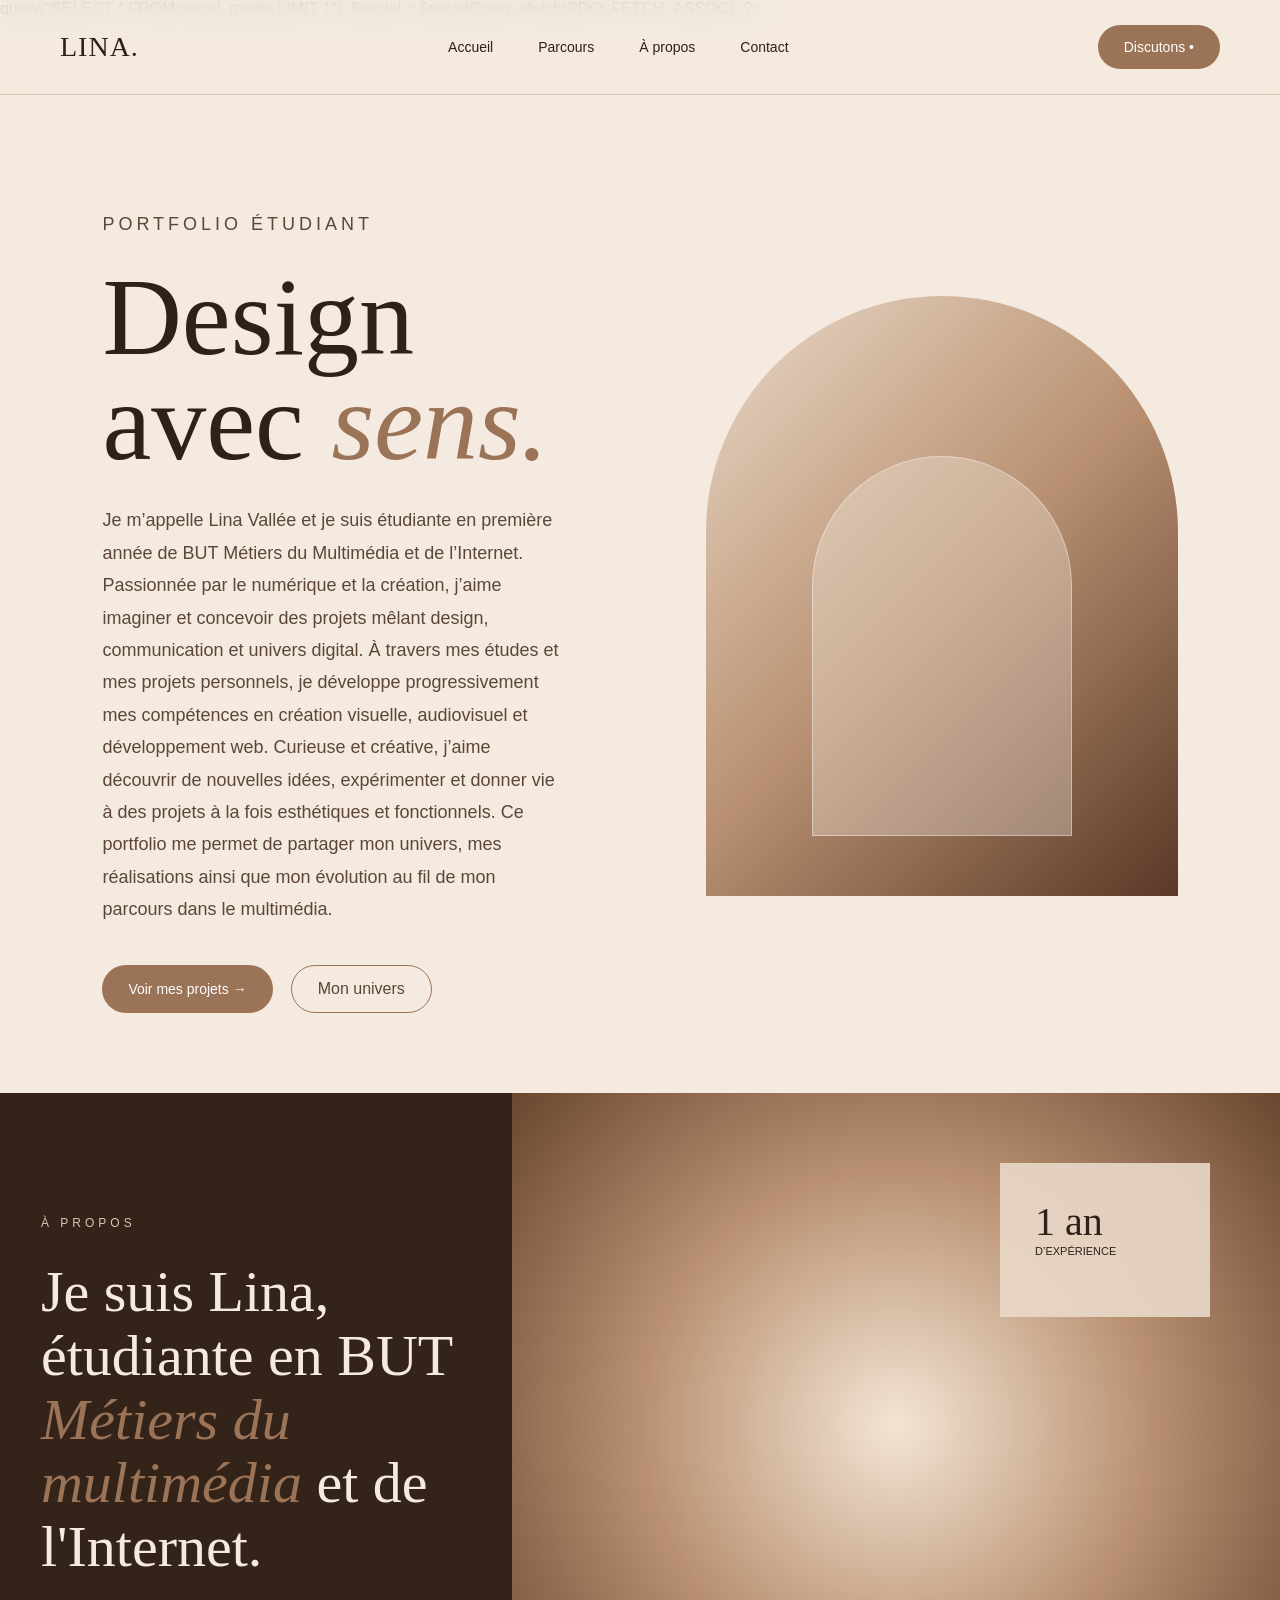
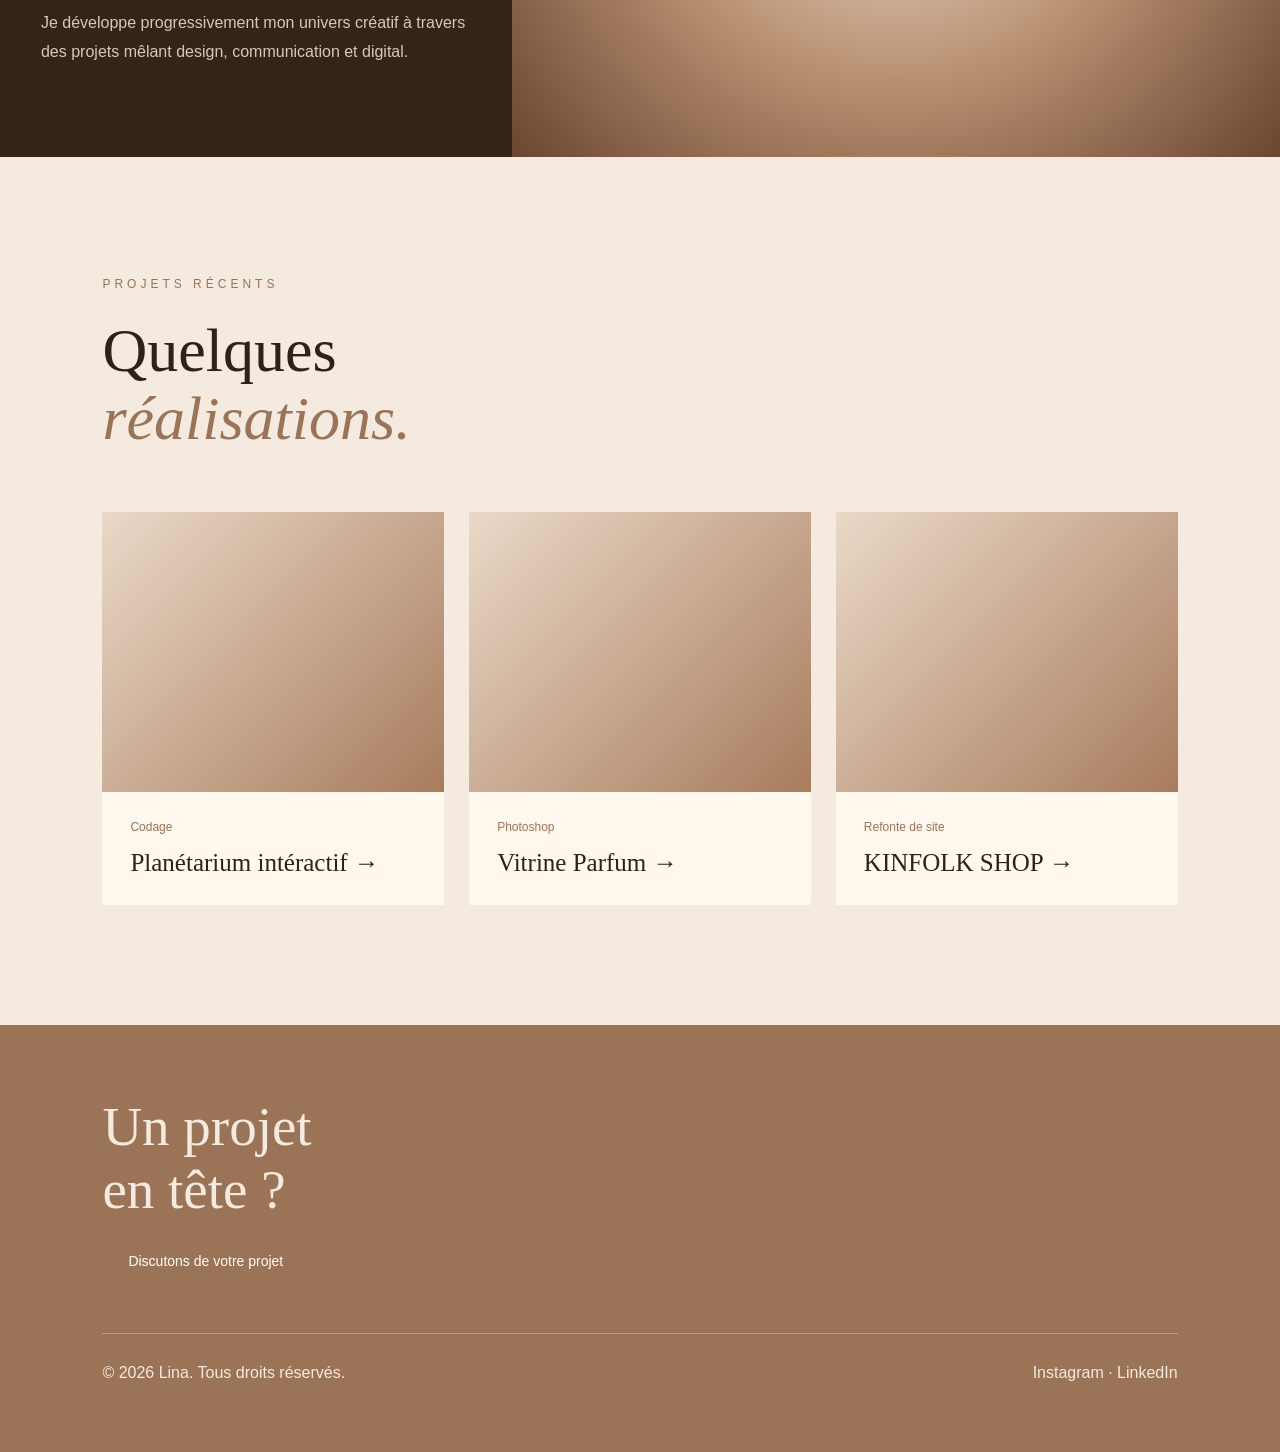
<file: index.html>
<?php
$pdo = new PDO("mysql:host=localhost;dbname=monportfolio;charset=utf8", "root", "");

$socialQuery = $pdo->query("SELECT * FROM social_media LIMIT 1");
$social = $socialQuery->fetch(PDO::FETCH_ASSOC);
?>
<!DOCTYPE html>
<html lang="fr">
<head>
  <meta charset="UTF-8" />
  <meta name="viewport" content="width=device-width, initial-scale=1.0" />
  <title>Portfolio - Accueil</title>
  <link rel="stylesheet" href="style.css" />
</head>
<body>

<header class="navbar">
  <a href="index.html" class="logo">LINA.</a>
  <nav class="nav-links">
    <a href="index.html">Accueil</a>
    <a href="parcours.html">Parcours</a>
    <a href="apropos.html">À propos</a>
    <a href="contact.html">Contact</a>
  </nav>
  <a href="contact.html" class="btn">Discutons •</a>
</header>

<section class="hero">
  <div class="fade">
    <p class="small-title">Portfolio Étudiant</p>
    <h1>Design <br> avec <span class="italic">sens.</span></h1>
    <p>
     Je m’appelle Lina Vallée et je suis étudiante en première année de BUT Métiers du Multimédia et de l’Internet. Passionnée par le numérique et la création, j’aime imaginer et concevoir des projets mêlant design, communication et univers digital.
     À travers mes études et mes projets personnels, je développe progressivement mes compétences en création visuelle, audiovisuel et développement web. Curieuse et créative, j’aime découvrir de nouvelles idées, expérimenter et donner vie à des projets à la fois esthétiques et fonctionnels.
     Ce portfolio me permet de partager mon univers, mes réalisations ainsi que mon évolution au fil de mon parcours dans le multimédia.
    </p>
    <div class="hero-buttons">
      <a href="parcours.html" class="btn">Voir mes projets →</a>
      <a href="apropos.html" class="btn-outline">Mon univers</a>
    </div>
  </div>

  <div class="hero-image">
    <div class="hero-shape"></div>
  </div>
</section>

<section class="about-home">
  <div class="about-text">
    <p class="small-title">À propos</p>
    <h2>Je suis Lina,<br> étudiante en BUT <span class="italic">Métiers du multimédia</span> et de l'Internet.</h2>
    <p>
      Je développe progressivement mon univers créatif à travers des projets mêlant design, communication et digital.
    </p>
  </div>

  <div class="about-visual">
    <div class="stats">
      <h3>1 an</h3>
      <p>d’expérience</p>
     </div>
  </div>
</section>

<section class="section">
  <div class="section-header">
    <div>
      <p class="small-title">Projets récents</p>
      <h2>Quelques <span class="italic">réalisations.</span></h2>
    </div>
  </div>

  <div class="projects-grid">
    <a href="projet1.html" class="project-card">
      <div class="project-img"></div>
      <div class="project-content">
        <span>Codage</span>
        <h3>Planétarium intéractif →</h3>
      </div>
    </a>

    <a href="projet2.html" class="project-card">
      <div class="project-img"></div>
      <div class="project-content">
        <span>Photoshop</span>
        <h3>Vitrine Parfum →</h3>
      </div>
    </a>

    <a href="projet3.html" class="project-card">
      <div class="project-img"></div>
      <div class="project-content">
        <span>Refonte de site</span>
        <h3>KINFOLK SHOP →</h3>
      </div>
    </a>
  </div>
</section>

<footer class="footer">
  <h2>Un projet <br> en tête ?</h2>
  <br>
  <a href="contact.html" class="btn">Discutons de votre projet</a>

  <div class="footer-bottom">
    <p>© 2026 Lina. Tous droits réservés.</p>
    <p>Instagram · LinkedIn </p>
  </div>
</footer>

<script src="script.js"></script>
</body>
</html>
</file>
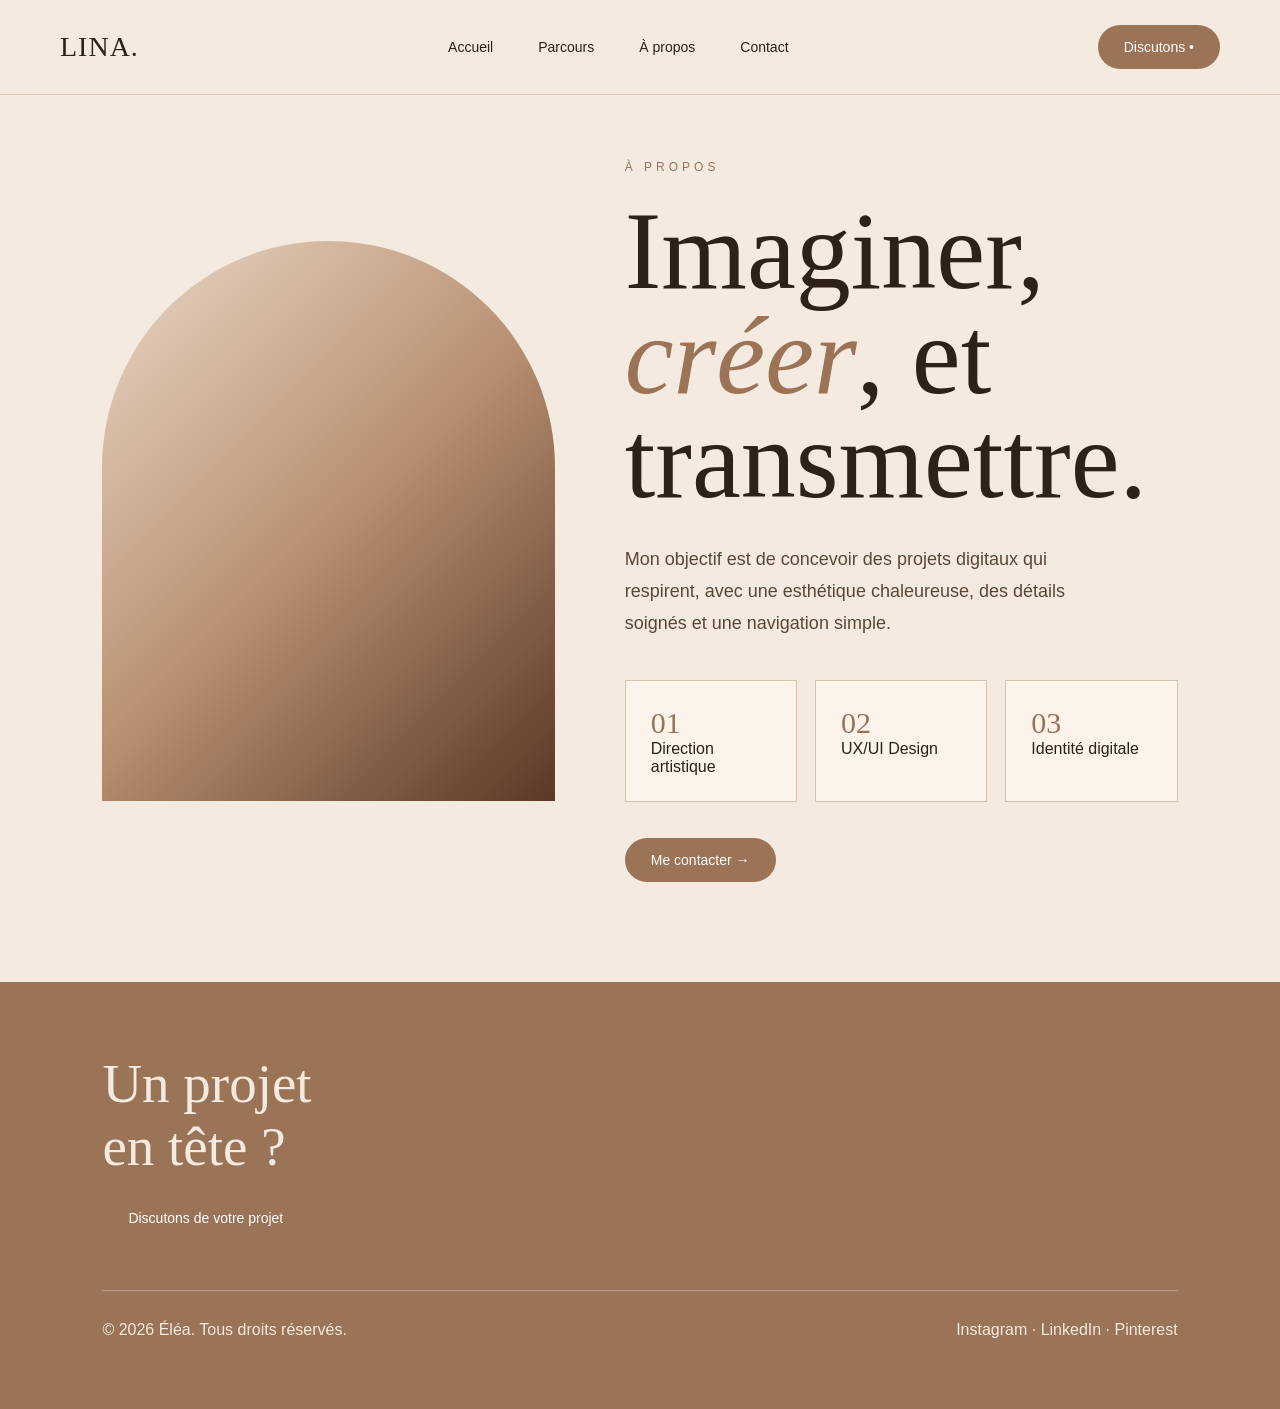
<file: apropos.html>
<!DOCTYPE html>
<html lang="fr">
<head>
  <meta charset="UTF-8">
  <meta name="viewport" content="width=device-width, initial-scale=1.0">
  <title>À propos</title>
  <link rel="stylesheet" href="style.css">
</head>
<body>

<header class="navbar">
  <a href="index.html" class="logo">LINA.</a>

  <nav class="nav-links">
    <a href="index.html">Accueil</a>
    <a href="parcours.html">Parcours</a>
    <a href="apropos.html">À propos</a>
    <a href="contact.html">Contact</a>
  </nav>

  <a href="contact.html" class="btn">Discutons •</a>
</header>

<section class="about-page">

  <div class="about-img fade"></div>

  <div class="fade">

    <p class="small-title">À propos</p>

    <h1 class="page-title">
      Imaginer,
      <span class="italic">créer</span>,
      et transmettre.
    </h1>

    <p class="page-intro">
      Mon objectif est de concevoir des projets digitaux qui respirent,
      avec une esthétique chaleureuse, des détails soignés
      et une navigation simple.
    </p>

    <div class="info-grid">

      <div class="info-card">
        <h3>01</h3>
        <p>Direction artistique</p>
      </div>

      <div class="info-card">
        <h3>02</h3>
        <p>UX/UI Design</p>
      </div>

      <div class="info-card">
        <h3>03</h3>
        <p>Identité digitale</p>
      </div>

    </div>

    <br><br>

    <a href="contact.html" class="btn">
      Me contacter →
    </a>

  </div>

</section>

<footer class="footer">

  <h2>Un projet <br> en tête ?</h2>

  <br>

  <a href="contact.html" class="btn">
    Discutons de votre projet
  </a>

  <div class="footer-bottom">
    <p>© 2026 Éléa. Tous droits réservés.</p>
    <p>Instagram · LinkedIn · Pinterest</p>
  </div>

</footer>

<script src="script.js"></script>
</body>
</html>
</file>
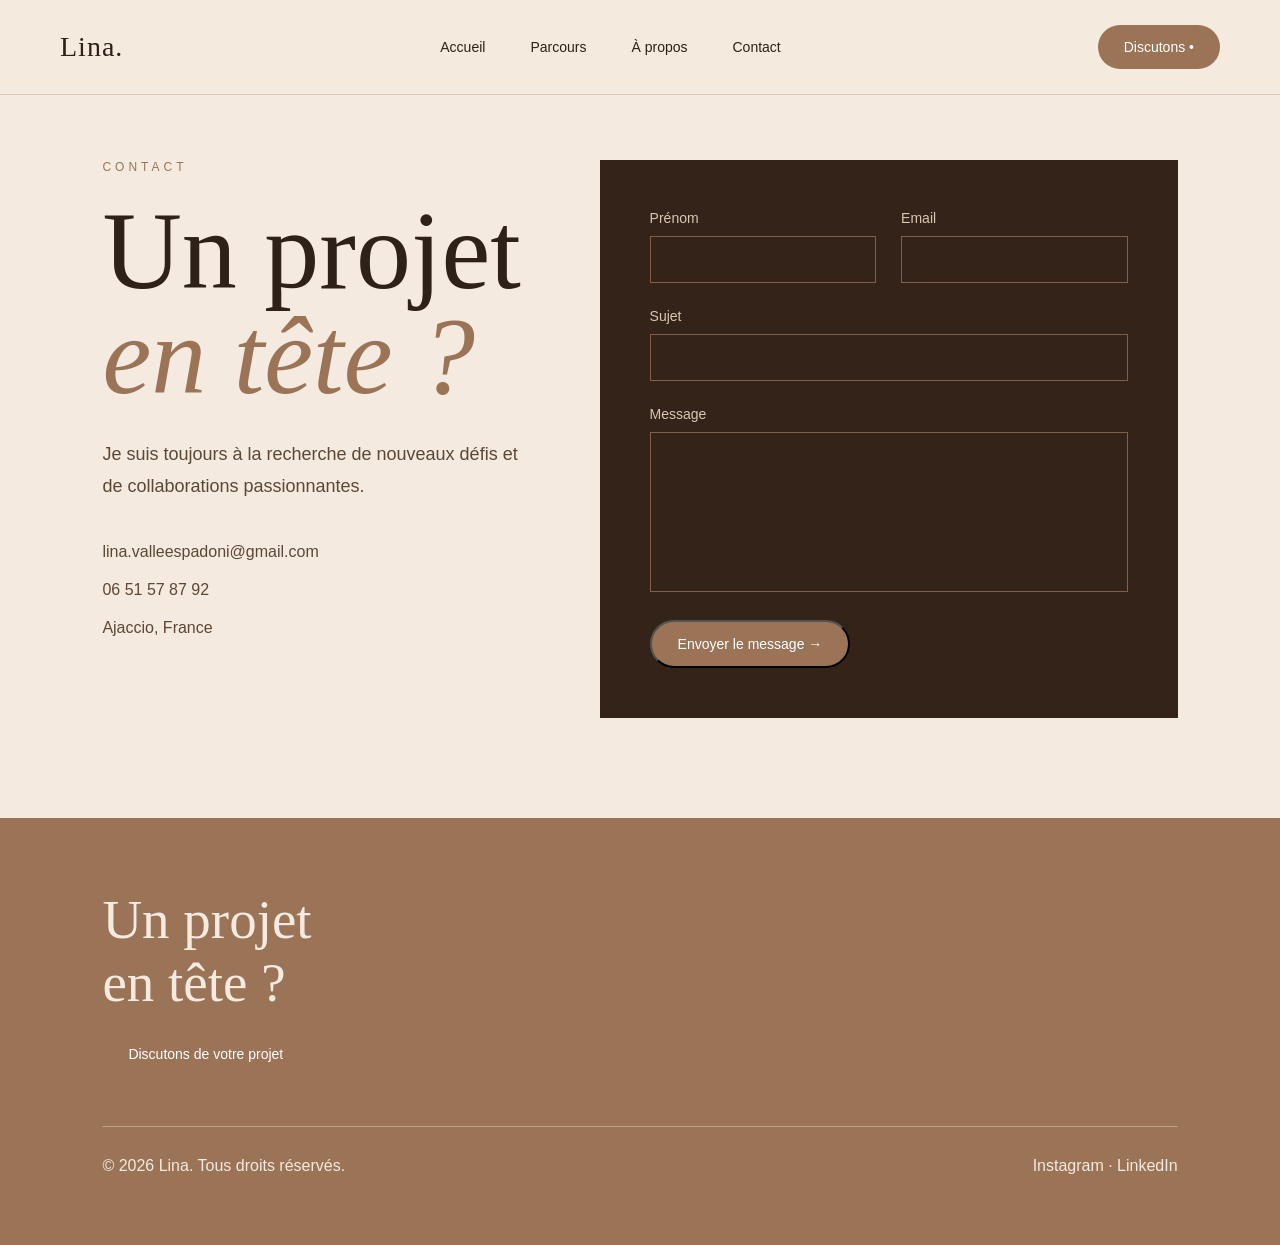
<file: contact.html>
<!DOCTYPE html>
<html lang="fr">
<head>
  <meta charset="UTF-8">
  <meta name="viewport" content="width=device-width, initial-scale=1.0">
  <title>Contact</title>
  <link rel="stylesheet" href="style.css">
</head>
<body>

<header class="navbar">
  <a href="index.html" class="logo">Lina.</a>

  <nav class="nav-links">
    <a href="index.html">Accueil</a>
    <a href="parcours.html">Parcours</a>
    <a href="apropos.html">À propos</a>
    <a href="contact.html">Contact</a>
  </nav>

  <a href="contact.html" class="btn">Discutons •</a>
</header>

<section class="contact-page">

  <div class="fade">

    <p class="small-title">Contact</p>

    <h1 class="page-title">
      Un projet
      <span class="italic">en tête ?</span>
    </h1>

    <p class="page-intro">
      Je suis toujours à la recherche
      de nouveaux défis et de collaborations
      passionnantes.
    </p>

    <div class="contact-details">
      <p>lina.valleespadoni@gmail.com</p>
      <p>06 51 57 87 92</p>
      <p>Ajaccio, France</p>
    </div>

  </div>

  <form class="contact-form fade">

    <div class="form-row">

      <label>
        Prénom
        <input type="text">
      </label>

      <label>
        Email
        <input type="email">
      </label>

    </div>

    <label>
      Sujet
      <input type="text">
    </label>

    <label>
      Message
      <textarea></textarea>
    </label>

    <button class="btn">
      Envoyer le message →
    </button>

  </form>

</section>

<footer class="footer">

  <h2>Un projet <br> en tête ?</h2>

  <br>

  <a href="contact.html" class="btn">
    Discutons de votre projet
  </a>

  <div class="footer-bottom">
    <p>© 2026 Lina. Tous droits réservés.</p>
    <p>Instagram · LinkedIn </p>
  </div>

</footer>

<script src="script.js"></script>
</body>
</html>
</file>
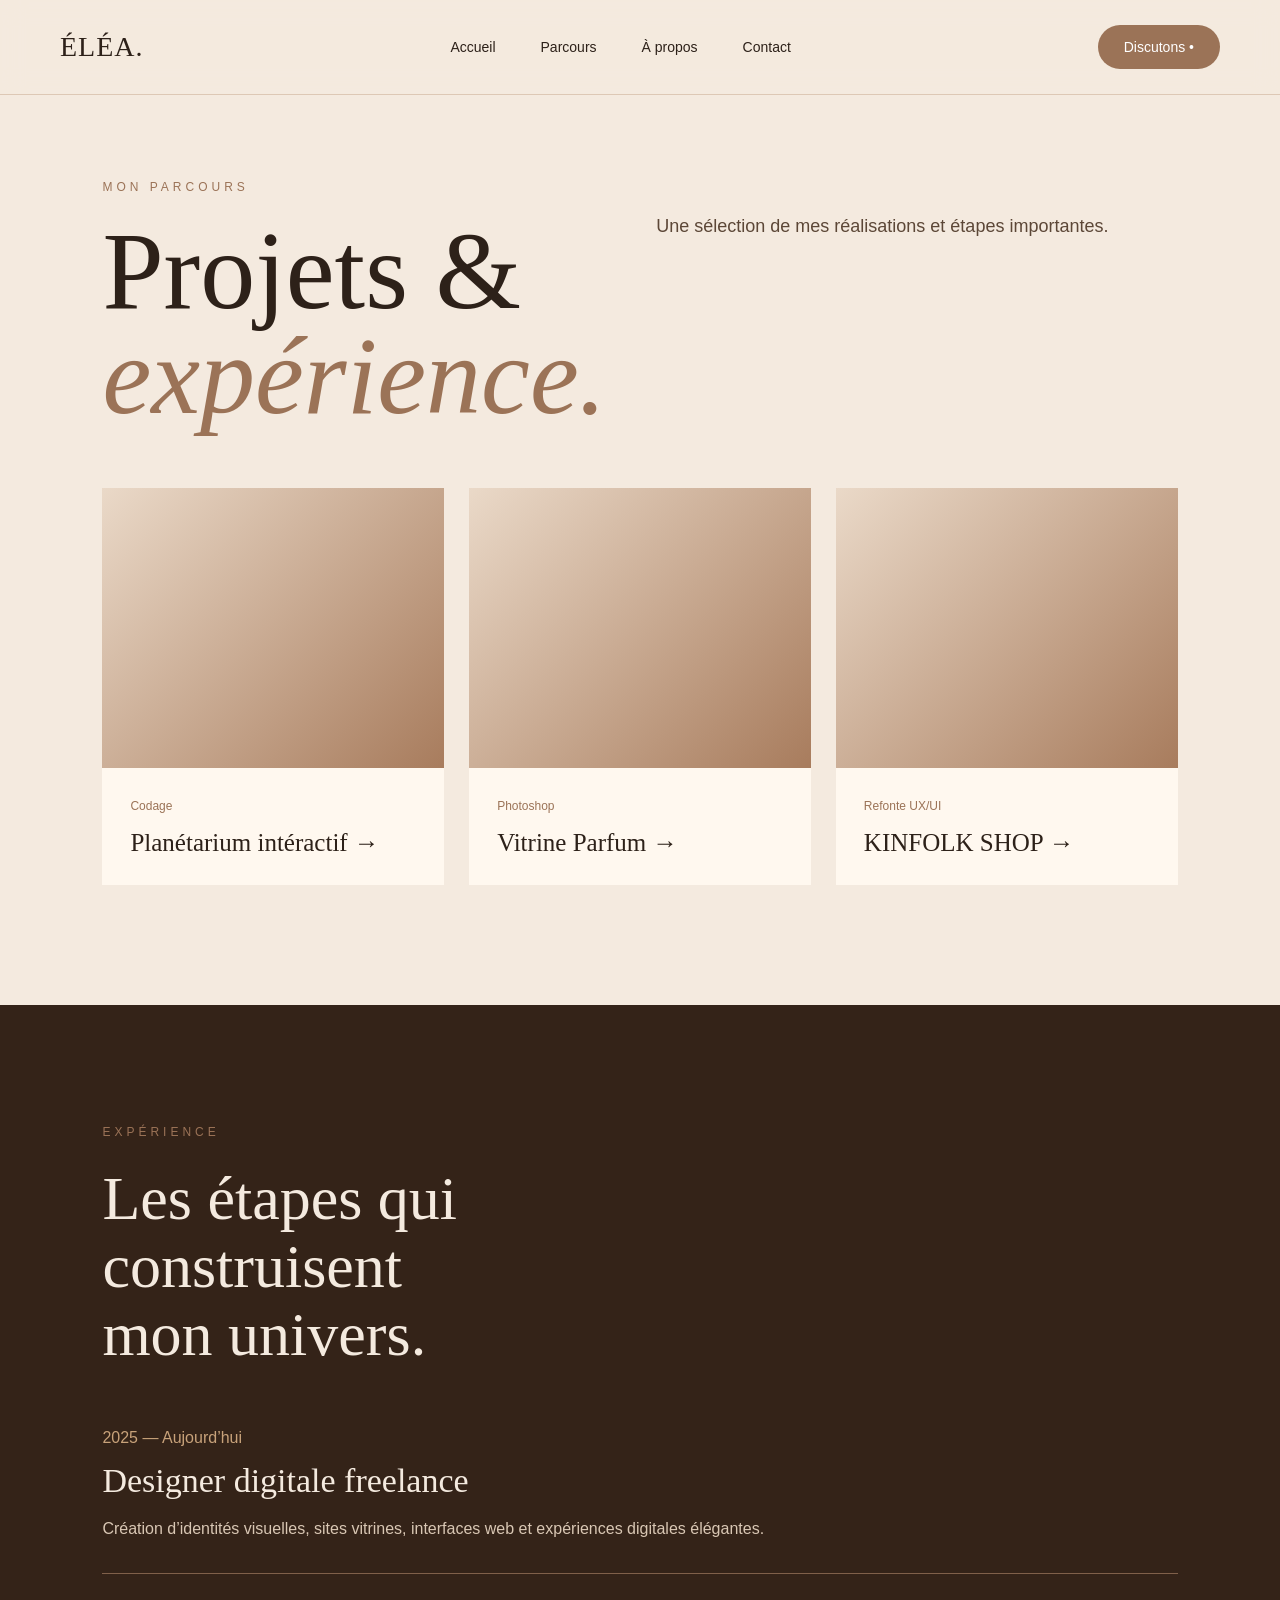
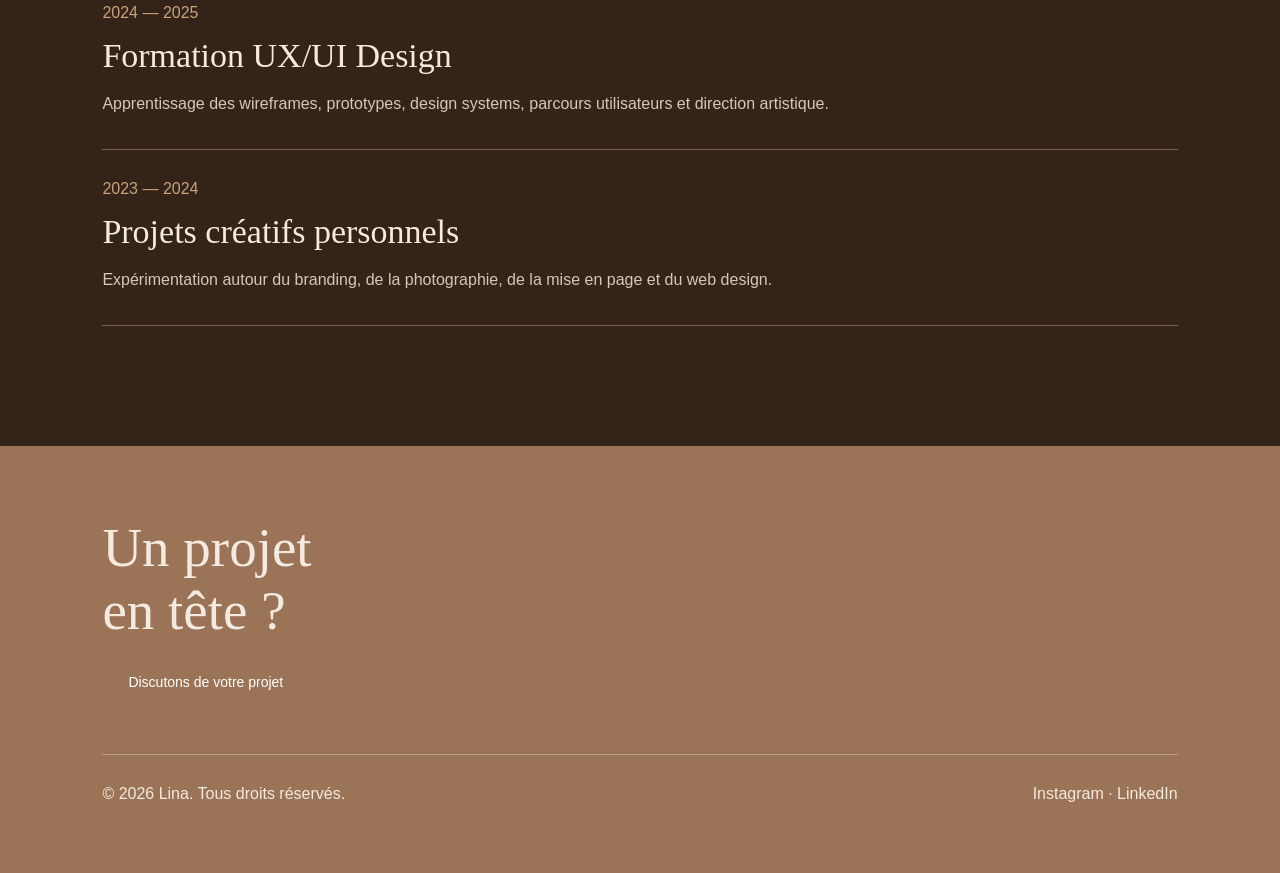
<file: parcours.html>
<!DOCTYPE html>
<html lang="fr">
<head>
  <meta charset="UTF-8">
  <meta name="viewport" content="width=device-width, initial-scale=1.0">
  <title>Parcours</title>
  <link rel="stylesheet" href="style.css">
</head>
<body>

<header class="navbar">
  <a href="index.html" class="logo">ÉLÉA.</a>

  <nav class="nav-links">
    <a href="index.html">Accueil</a>
    <a href="parcours.html">Parcours</a>
    <a href="apropos.html">À propos</a>
    <a href="contact.html">Contact</a>
  </nav>

  <a href="contact.html" class="btn">Discutons •</a>
</header>

<section class="section" style="padding-top: 180px;">

  <div class="section-header fade">
    <div>
      <p class="small-title">Mon parcours</p>
      <h1 class="page-title">
        Projets & <span class="italic">expérience.</span>
      </h1>
    </div>

    <div>
      <p class="page-intro">
        Une sélection de mes réalisations et étapes importantes.
      </p>
    </div>
  </div>

  <div class="projects-grid">

    <a href="projet1.html" class="project-card fade">
      <div class="project-img"></div>

      <div class="project-content">
        <span>Codage</span>
        <h3>Planétarium intéractif →</h3>
      </div>
    </a>

    <a href="projet2.html" class="project-card fade">
      <div class="project-img"></div>

      <div class="project-content">
        <span>Photoshop</span>
        <h3>Vitrine Parfum →</h3>
      </div>
    </a>

    <a href="projet3.html" class="project-card fade">
      <div class="project-img"></div>

      <div class="project-content">
        <span>Refonte UX/UI</span>
        <h3>KINFOLK SHOP →</h3>
      </div>
    </a>

  </div>

</section>

<section class="section dark-section">

  <div class="section-header">
    <div>
      <p class="small-title">Expérience</p>

      <h2>
        Les étapes qui construisent mon univers.
      </h2>
    </div>
  </div>

  <div class="timeline">

    <div class="timeline-item fade">
      <span>2025 — Aujourd’hui</span>

      <h3>Designer digitale freelance</h3>

      <p>
        Création d’identités visuelles, sites vitrines,
        interfaces web et expériences digitales élégantes.
      </p>
    </div>

    <div class="timeline-item fade">
      <span>2024 — 2025</span>

      <h3>Formation UX/UI Design</h3>

      <p>
        Apprentissage des wireframes, prototypes,
        design systems, parcours utilisateurs et
        direction artistique.
      </p>
    </div>

    <div class="timeline-item fade">
      <span>2023 — 2024</span>

      <h3>Projets créatifs personnels</h3>

      <p>
        Expérimentation autour du branding,
        de la photographie, de la mise en page
        et du web design.
      </p>
    </div>

  </div>

</section>

<footer class="footer">

  <h2>Un projet <br> en tête ?</h2>

  <br>

  <a href="contact.html" class="btn">
    Discutons de votre projet
  </a>

  <div class="footer-bottom">
    <p>© 2026 Lina. Tous droits réservés.</p>
    <p>Instagram · LinkedIn </p>
  </div>

</footer>

<script src="script.js"></script>
</body>
</html>
</file>
<file: style.css>
* {
  margin: 0;
  padding: 0;
  box-sizing: border-box;
}

body {
  font-family: Arial, sans-serif;
  background: #f4eadf;
  color: #2d2119;
}

a {
  text-decoration: none;
  color: inherit;
}

.navbar {
  position: fixed;
  top: 0;
  width: 100%;
  padding: 25px 60px;
  background: rgba(244, 234, 223, 0.85);
  backdrop-filter: blur(12px);
  display: flex;
  justify-content: space-between;
  align-items: center;
  z-index: 1000;
  border-bottom: 1px solid #ddc8b5;
}

.logo {
  font-family: Georgia, serif;
  font-size: 28px;
  letter-spacing: 1px;
}

.nav-links {
  display: flex;
  gap: 45px;
  font-size: 14px;
}

.nav-links a:hover {
  color: #9b7357;
}

.btn {
  display: inline-flex;
  align-items: center;
  gap: 10px;
  background: #9b7357;
  color: white;
  padding: 14px 26px;
  border-radius: 40px;
  font-size: 14px;
  transition: 0.3s;
}

.btn:hover {
  background: #7c553d;
  transform: translateY(-3px);
}

.hero {
  min-height: 100vh;
  padding: 160px 8% 80px;
  display: grid;
  grid-template-columns: 1fr 0.9fr;
  align-items: center;
  gap: 80px;
}

.small-title {
  text-transform: uppercase;
  letter-spacing: 4px;
  color: #9b7357;
  font-size: 12px;
  margin-bottom: 25px;
}

.hero h1,
.page-title {
  font-family: Georgia, serif;
  font-size: 110px;
  line-height: 0.95;
  font-weight: 400;
}

.italic {
  font-style: italic;
  color: #9b7357;
}

.hero p,
.page-intro {
  margin-top: 30px;
  max-width: 460px;
  font-size: 18px;
  line-height: 1.8;
  color: #5c4737;
}

.hero-buttons {
  margin-top: 40px;
  display: flex;
  gap: 18px;
}

.btn-outline {
  padding: 14px 26px;
  border: 1px solid #9b7357;
  border-radius: 40px;
  color: #5c4737;
}

.hero-image {
  position: relative;
  height: 600px;
  border-radius: 300px 300px 0 0;
  background: linear-gradient(135deg, #ead9c8, #b99172, #5b3827);
  overflow: hidden;
  animation: fadeIn 1.3s ease;
}

.hero-shape {
  position: absolute;
  bottom: 60px;
  left: 50%;
  transform: translateX(-50%);
  width: 260px;
  height: 380px;
  border-radius: 180px 180px 0 0;
  background: rgba(244, 234, 223, 0.35);
  border: 1px solid rgba(255,255,255,0.4);
}

.about-home {
  display: grid;
  grid-template-columns: 0.8fr 1.2fr;
  min-height: 520px;
}

.about-text {
  background: #342318;
  color: #f4eadf;
  padding: 90px 8%;
}

.about-text h2 {
  font-family: Georgia, serif;
  font-size: 58px;
  font-weight: 400;
  line-height: 1.1;
}

.about-text p {
  margin-top: 30px;
  color: #d9c7b4;
  line-height: 1.8;
}

.about-visual {
  position: relative;
  background: radial-gradient(circle, #f3e4d4, #b99172, #6a4630);
}

.stats {
  position: absolute;
  right: 70px;
  top: 70px;
  background: rgba(234, 217, 200, 0.9);
  padding: 35px;
  width: 210px;
}

.stats h3 {
  font-family: Georgia, serif;
  font-size: 40px;
  font-weight: 400;
}

.stats p {
  font-size: 11px;
  text-transform: uppercase;
  margin-bottom: 25px;
}

.section {
  padding: 120px 8%;
}

.section-header {
  display: grid;
  grid-template-columns: 0.7fr 1.3fr;
  gap: 50px;
  margin-bottom: 60px;
}

.section h2 {
  font-family: Georgia, serif;
  font-size: 62px;
  font-weight: 400;
  line-height: 1.1;
}

.projects-grid {
  display: grid;
  grid-template-columns: repeat(3, 1fr);
  gap: 25px;
}

.project-card {
  background: #fff8ef;
  overflow: hidden;
  transition: 0.3s;
}

.project-card:hover {
  transform: translateY(-8px);
}

.project-img {
  height: 280px;
  background: linear-gradient(135deg, #ead9c8, #a87c5d);
}

.project-content {
  padding: 28px;
}

.project-content span {
  font-size: 12px;
  color: #9b7357;
}

.project-content h3 {
  font-family: Georgia, serif;
  margin-top: 15px;
  font-size: 25px;
  font-weight: 400;
}

.dark-section {
  background: #342318;
  color: #f4eadf;
}

.timeline {
  display: grid;
  gap: 30px;
}

.timeline-item {
  border-bottom: 1px solid #80604a;
  padding-bottom: 30px;
}

.timeline-item span {
  color: #c8a27a;
}

.timeline-item h3 {
  font-family: Georgia, serif;
  font-size: 34px;
  font-weight: 400;
  margin: 15px 0;
}

.timeline-item p {
  color: #d9c7b4;
  line-height: 1.8;
}

.about-page {
  padding: 160px 8% 100px;
  display: grid;
  grid-template-columns: 0.9fr 1.1fr;
  gap: 70px;
  align-items: center;
}

.about-img {
  min-height: 560px;
  background: linear-gradient(135deg, #ead9c8, #b99172, #5b3827);
  border-radius: 280px 280px 0 0;
}

.info-grid {
  margin-top: 40px;
  display: grid;
  grid-template-columns: repeat(3, 1fr);
  gap: 18px;
}

.info-card {
  border: 1px solid #d7c2ad;
  background: rgba(255,248,239,0.7);
  padding: 25px;
}

.info-card h3 {
  font-family: Georgia, serif;
  color: #9b7357;
  font-size: 30px;
  font-weight: 400;
}

.contact-page {
  padding: 160px 8% 100px;
  display: grid;
  grid-template-columns: 0.85fr 1.15fr;
  gap: 70px;
}

.contact-details {
  margin-top: 40px;
  display: grid;
  gap: 20px;
  color: #5c4737;
}

.contact-form {
  background: #342318;
  padding: 50px;
  color: #f4eadf;
}

.form-row {
  display: grid;
  grid-template-columns: 1fr 1fr;
  gap: 25px;
}

label {
  display: block;
  margin-bottom: 25px;
  color: #d9c7b4;
  font-size: 14px;
}

input,
textarea {
  width: 100%;
  margin-top: 10px;
  padding: 15px;
  background: transparent;
  border: 1px solid #80604a;
  color: white;
  outline: none;
}

textarea {
  min-height: 160px;
  resize: none;
}

.footer {
  background: #9b7357;
  color: #f4eadf;
  padding: 70px 8%;
}

.footer h2 {
  font-family: Georgia, serif;
  font-size: 55px;
  font-weight: 400;
}

.footer-bottom {
  margin-top: 50px;
  padding-top: 30px;
  border-top: 1px solid rgba(255,255,255,0.3);
  display: flex;
  justify-content: space-between;
}

.fade {
  animation: fadeUp 0.9s ease both;
}

@keyframes fadeUp {
  from {
    opacity: 0;
    transform: translateY(35px);
  }
  to {
    opacity: 1;
    transform: translateY(0);
  }
}

@keyframes fadeIn {
  from { opacity: 0; transform: scale(0.95); }
  to { opacity: 1; transform: scale(1); }
}

@media (max-width: 900px) {
  .navbar {
    padding: 20px;
  }

  .nav-links {
    gap: 18px;
  }

  .hero,
  .about-home,
  .section-header,
  .about-page,
  .contact-page {
    grid-template-columns: 1fr;
  }

  .hero h1,
  .page-title {
    font-size: 70px;
  }

  .projects-grid,
  .info-grid,
  .form-row {
    grid-template-columns: 1fr;
  }

  .hero-image {
    height: 450px;
  }
}
</file>
